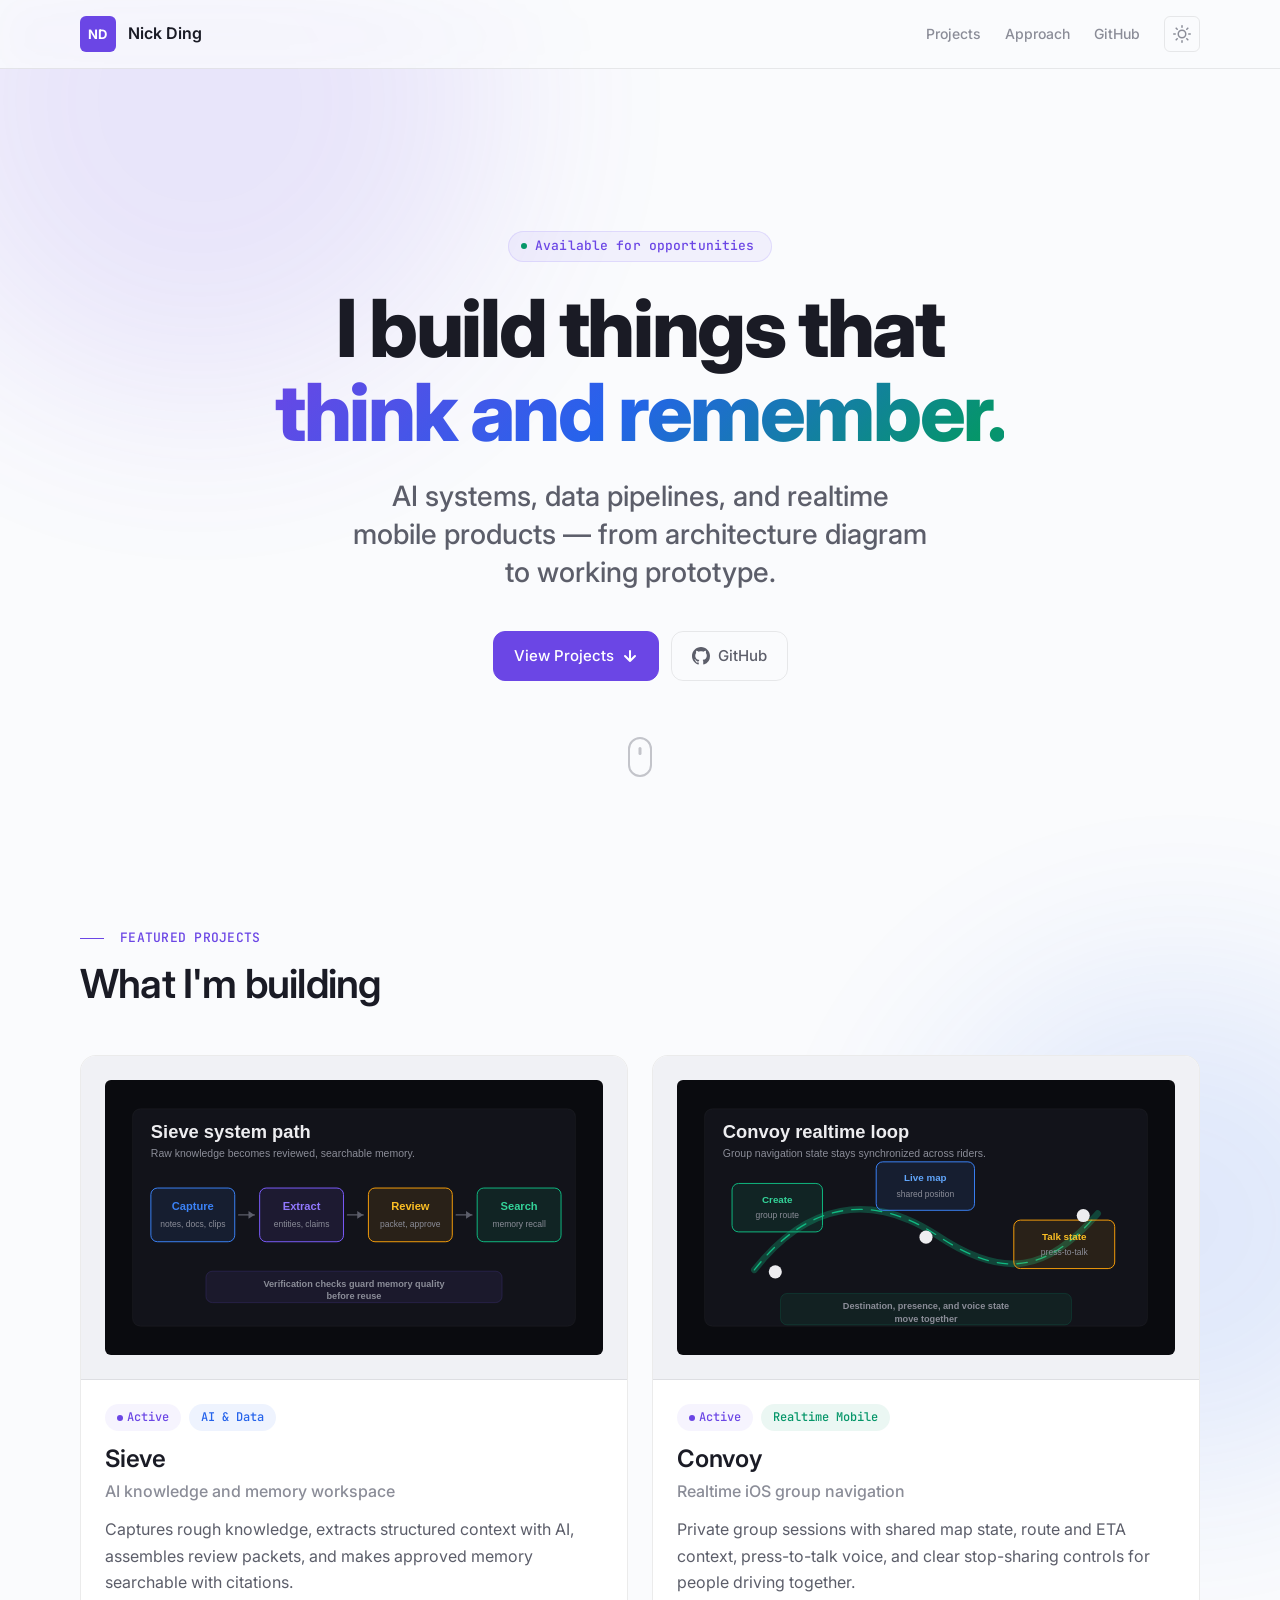
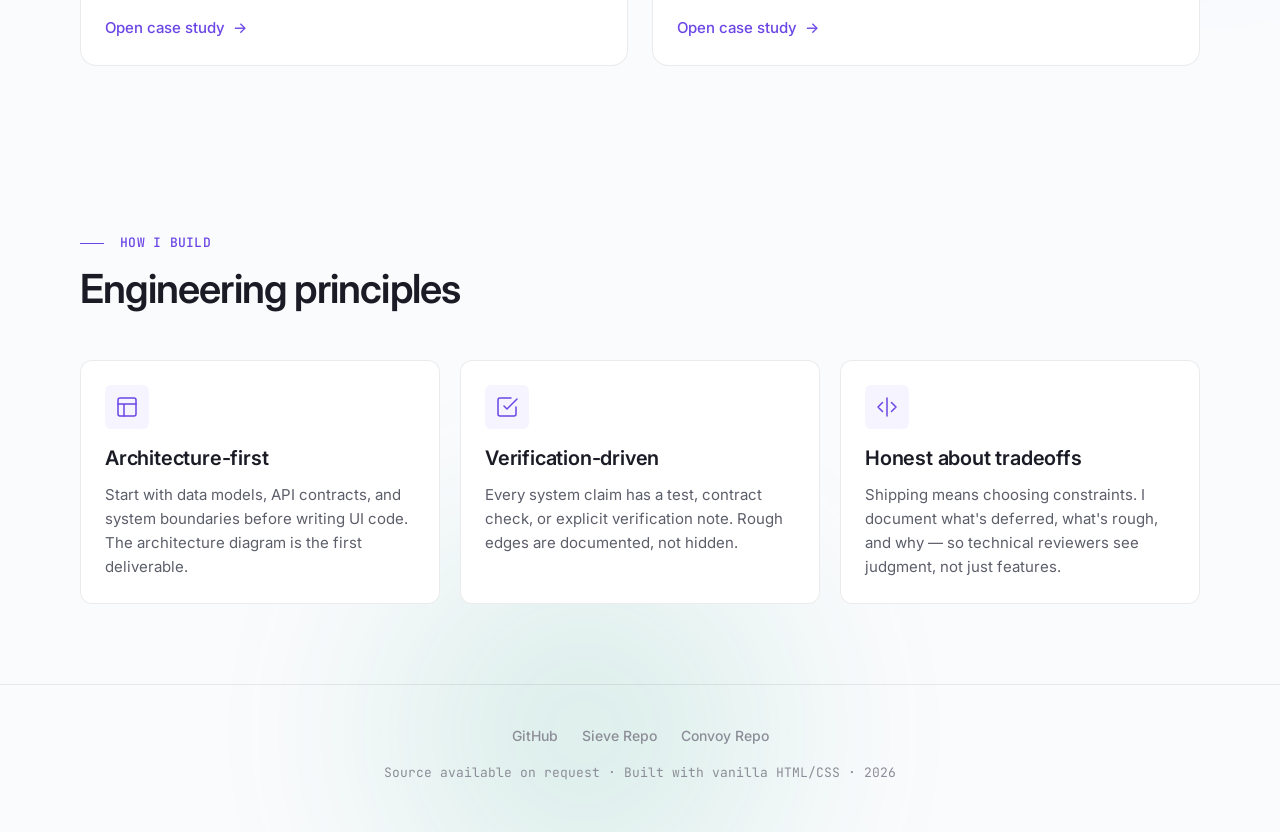
<file: index.html>
<!doctype html>
<html lang="en">
  <head>
    <meta charset="utf-8">
    <meta name="viewport" content="width=device-width, initial-scale=1">
    <title>Nick Ding — AI-native builder</title>
    <meta
      name="description"
      content="Nick Ding builds AI systems that turn messy data into useful memory. Engineering data pipelines, AI extraction workflows, and realtime coordination products."
    >
    <meta name="theme-color" content="#0A0B0F">
    <link rel="icon" href="assets/favicon.svg" type="image/svg+xml">
    <link rel="preconnect" href="https://fonts.googleapis.com">
    <link rel="preconnect" href="https://fonts.gstatic.com" crossorigin>
    <link href="https://fonts.googleapis.com/css2?family=Inter:wght@400;500;600;700;800&family=JetBrains+Mono:wght@400;500&display=swap" rel="stylesheet">
    <link rel="stylesheet" href="assets/styles.css">
    <!-- Prevent flash of unstyled theme -->
    <script>
      (function(){
        var t = localStorage.getItem('nd-theme');
        if (!t) t = window.matchMedia('(prefers-color-scheme: light)').matches ? 'light' : 'dark';
        document.documentElement.setAttribute('data-theme', t);
      })();
    </script>
  </head>
  <body>
    <!-- Scroll progress bar -->
    <div class="scroll-progress" id="scroll-progress" aria-hidden="true"></div>

    <a class="skip-link" href="#main-content">Skip to Main Content</a>

    <!-- Ambient background -->
    <div class="ambient-bg" aria-hidden="true">
      <div class="ambient-orb ambient-orb-1"></div>
      <div class="ambient-orb ambient-orb-2"></div>
      <div class="ambient-orb ambient-orb-3"></div>
      <div class="grid-overlay"></div>
    </div>

    <header class="site-header" id="site-header">
      <div class="header-inner">
        <a class="brand" href="index.html" aria-label="Nick Ding home">
          <span class="brand-mark">ND</span>
          <span>Nick Ding</span>
        </a>
        <nav class="site-nav" aria-label="Primary">
          <a href="#projects">Projects</a>
          <a href="#approach">Approach</a>
          <a href="https://github.com/StickKB" target="_blank" rel="noopener">GitHub</a>
          <button class="theme-toggle" id="theme-toggle" type="button" aria-label="Toggle dark/light mode">
            <svg class="icon-moon" xmlns="http://www.w3.org/2000/svg" viewBox="0 0 24 24" fill="none" stroke="currentColor" stroke-width="2" stroke-linecap="round" stroke-linejoin="round"><path d="M21 12.79A9 9 0 1 1 11.21 3 7 7 0 0 0 21 12.79z"/></svg>
            <svg class="icon-sun" xmlns="http://www.w3.org/2000/svg" viewBox="0 0 24 24" fill="none" stroke="currentColor" stroke-width="2" stroke-linecap="round" stroke-linejoin="round"><circle cx="12" cy="12" r="5"/><line x1="12" y1="1" x2="12" y2="3"/><line x1="12" y1="21" x2="12" y2="23"/><line x1="4.22" y1="4.22" x2="5.64" y2="5.64"/><line x1="18.36" y1="18.36" x2="19.78" y2="19.78"/><line x1="1" y1="12" x2="3" y2="12"/><line x1="21" y1="12" x2="23" y2="12"/><line x1="4.22" y1="19.78" x2="5.64" y2="18.36"/><line x1="18.36" y1="5.64" x2="19.78" y2="4.22"/></svg>
          </button>
        </nav>
      </div>
    </header>

    <main id="main-content">
      <section class="hero container" aria-labelledby="hero-title">
        <p class="hero-badge reveal">
          <span class="hero-badge-dot"></span>
          Available for opportunities
        </p>
        <h1 id="hero-title" class="reveal reveal-delay-1">
          <span class="hero-line">I build things that</span>
          <span class="hero-line"><span class="gradient-text animated-gradient">think and remember.</span></span>
        </h1>
        <p class="tagline reveal reveal-delay-2">
          AI systems, data pipelines, and realtime mobile products — from architecture diagram to working prototype.
        </p>
        <div class="hero-actions reveal reveal-delay-3">
          <a class="btn btn-primary btn-glow" href="#projects">
            <span>View Projects</span>
            <svg width="16" height="16" viewBox="0 0 16 16" fill="none" aria-hidden="true"><path d="M8 3v10M3 8l5 5 5-5" stroke="currentColor" stroke-width="2" stroke-linecap="round" stroke-linejoin="round"/></svg>
          </a>
          <a class="btn btn-ghost" href="https://github.com/StickKB" target="_blank" rel="noopener">
            <svg width="18" height="18" viewBox="0 0 24 24" fill="currentColor" aria-hidden="true"><path d="M12 0C5.37 0 0 5.37 0 12c0 5.31 3.435 9.795 8.205 11.385.6.105.825-.255.825-.57 0-.285-.015-1.23-.015-2.235-3.015.555-3.795-.735-4.035-1.41-.135-.345-.72-1.41-1.23-1.695-.42-.225-1.02-.78-.015-.795.945-.015 1.62.87 1.845 1.23 1.08 1.815 2.805 1.305 3.495.99.105-.78.42-1.305.765-1.605-2.67-.3-5.46-1.335-5.46-5.925 0-1.305.465-2.385 1.23-3.225-.12-.3-.54-1.53.12-3.18 0 0 1.005-.315 3.3 1.23.96-.27 1.98-.405 3-.405s2.04.135 3 .405c2.295-1.56 3.3-1.23 3.3-1.23.66 1.65.24 2.88.12 3.18.765.84 1.23 1.905 1.23 3.225 0 4.605-2.805 5.625-5.475 5.925.435.375.81 1.095.81 2.22 0 1.605-.015 2.895-.015 3.3 0 .315.225.69.825.57A12.02 12.02 0 0024 12c0-6.63-5.37-12-12-12z"/></svg>
            <span>GitHub</span>
          </a>
        </div>

        <div class="hero-scroll-hint reveal reveal-delay-3" aria-hidden="true">
          <div class="scroll-mouse">
            <div class="scroll-wheel"></div>
          </div>
        </div>
      </section>

      <section id="projects" class="section container" aria-labelledby="projects-title">
        <div class="section-header reveal">
          <p class="eyebrow"><span class="eyebrow-line"></span>Featured Projects</p>
          <h2 id="projects-title">What I'm building</h2>
        </div>

        <div class="project-grid">
          <article class="project-card reveal reveal-delay-1" data-project="sieve" data-tilt>
            <div class="card-spotlight" aria-hidden="true"></div>
            <div class="project-media">
              <img src="assets/sieve-system.svg" width="760" height="420" loading="lazy" alt="Sieve system diagram showing capture, extraction, review, and search workflow.">
            </div>
            <div class="project-body">
              <div class="project-meta">
                <span class="tag tag-active"><span class="tag-dot" aria-hidden="true"></span>Active</span>
                <span class="tag tag-sieve">AI & Data</span>
              </div>
              <h3 class="project-title">Sieve</h3>
              <p class="project-subtitle">AI knowledge and memory workspace</p>
              <p class="project-desc">
                Captures rough knowledge, extracts structured context with AI,
                assembles review packets, and makes approved memory searchable
                with citations.
              </p>
              <a class="project-link" href="projects/sieve.html">
                Open case study <span class="arrow" aria-hidden="true">→</span>
              </a>
            </div>
          </article>

          <article class="project-card reveal reveal-delay-2" data-project="convoy" data-tilt>
            <div class="card-spotlight" aria-hidden="true"></div>
            <div class="project-media">
              <img src="assets/convoy-system.svg" width="760" height="420" loading="lazy" alt="Convoy system diagram showing group navigation, realtime map state, and voice coordination.">
            </div>
            <div class="project-body">
              <div class="project-meta">
                <span class="tag tag-active"><span class="tag-dot" aria-hidden="true"></span>Active</span>
                <span class="tag tag-convoy">Realtime Mobile</span>
              </div>
              <h3 class="project-title">Convoy</h3>
              <p class="project-subtitle">Realtime iOS group navigation</p>
              <p class="project-desc">
                Private group sessions with shared map state, route and ETA
                context, press-to-talk voice, and clear stop-sharing controls
                for people driving together.
              </p>
              <a class="project-link" href="projects/convoy.html">
                Open case study <span class="arrow" aria-hidden="true">→</span>
              </a>
            </div>
          </article>
        </div>
      </section>

      <section id="approach" class="section container" aria-labelledby="approach-title">
        <div class="section-header reveal">
          <p class="eyebrow"><span class="eyebrow-line"></span>How I Build</p>
          <h2 id="approach-title">Engineering principles</h2>
        </div>

        <div class="approach-grid">
          <article class="approach-card reveal reveal-delay-1" data-tilt>
            <div class="approach-icon" aria-hidden="true">
              <svg width="24" height="24" viewBox="0 0 24 24" fill="none" stroke="currentColor" stroke-width="1.5" stroke-linecap="round" stroke-linejoin="round"><rect x="3" y="3" width="18" height="18" rx="2"/><path d="M3 9h18M9 21V9"/></svg>
            </div>
            <h3>Architecture-first</h3>
            <p>
              Start with data models, API contracts, and system boundaries before
              writing UI code. The architecture diagram is the first deliverable.
            </p>
          </article>
          <article class="approach-card reveal reveal-delay-2" data-tilt>
            <div class="approach-icon" aria-hidden="true">
              <svg width="24" height="24" viewBox="0 0 24 24" fill="none" stroke="currentColor" stroke-width="1.5" stroke-linecap="round" stroke-linejoin="round"><path d="M9 11l3 3L22 4"/><path d="M21 12v7a2 2 0 01-2 2H5a2 2 0 01-2-2V5a2 2 0 012-2h11"/></svg>
            </div>
            <h3>Verification-driven</h3>
            <p>
              Every system claim has a test, contract check, or explicit
              verification note. Rough edges are documented, not hidden.
            </p>
          </article>
          <article class="approach-card reveal reveal-delay-3" data-tilt>
            <div class="approach-icon" aria-hidden="true">
              <svg width="24" height="24" viewBox="0 0 24 24" fill="none" stroke="currentColor" stroke-width="1.5" stroke-linecap="round" stroke-linejoin="round"><path d="M12 3v18M3 12l4.5-4.5M3 12l4.5 4.5M21 12l-4.5-4.5M21 12l-4.5 4.5"/></svg>
            </div>
            <h3>Honest about tradeoffs</h3>
            <p>
              Shipping means choosing constraints. I document what's deferred,
              what's rough, and why — so technical reviewers see judgment,
              not just features.
            </p>
          </article>
        </div>
      </section>
    </main>

    <footer class="site-footer">
      <div class="footer-inner">
        <div class="footer-links">
          <a href="https://github.com/StickKB" target="_blank" rel="noopener">GitHub</a>
          <a href="https://github.com/StickKB/sieve-readme" target="_blank" rel="noopener">Sieve Repo</a>
          <a href="https://github.com/StickKB/convoy-readme" target="_blank" rel="noopener">Convoy Repo</a>
        </div>
        <p class="footer-meta">Source available on request · Built with vanilla HTML/CSS · <span data-year></span></p>
      </div>
    </footer>

    <script src="assets/site.js"></script>
  </body>
</html>
</file>
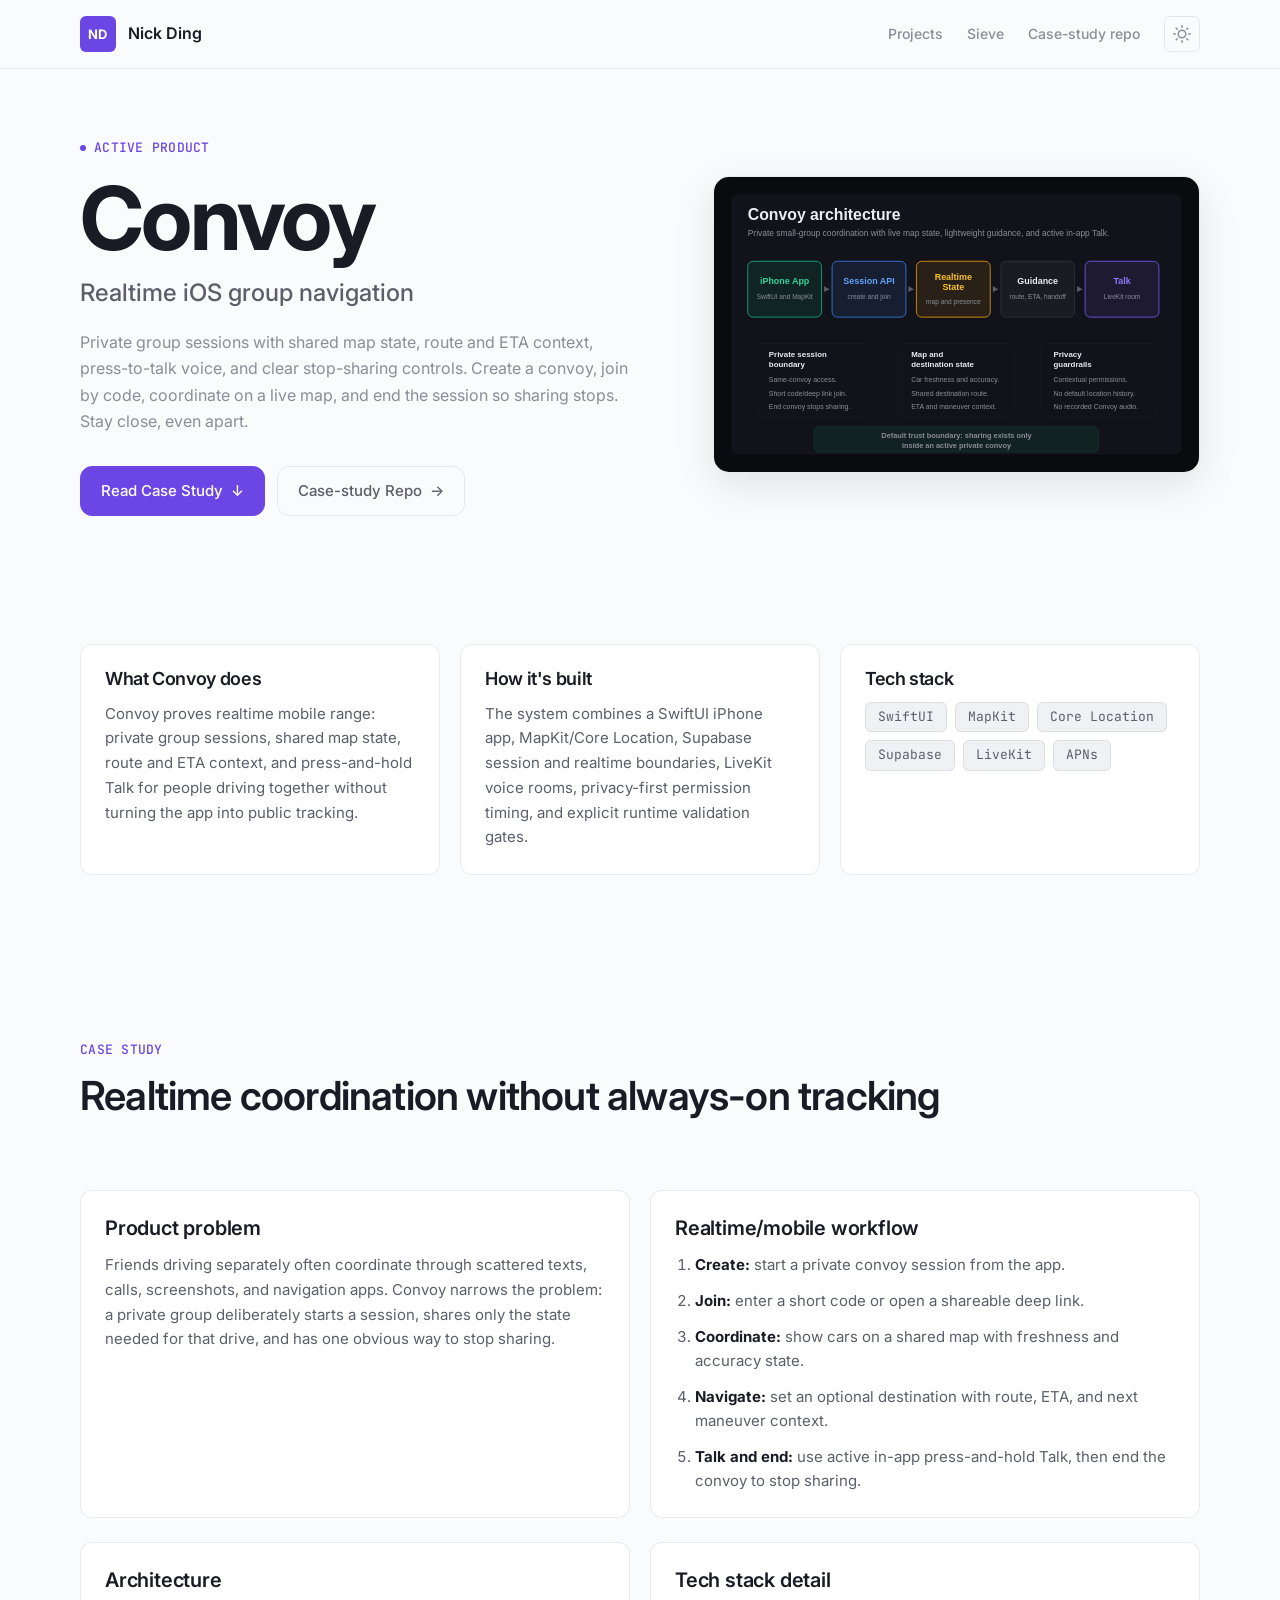
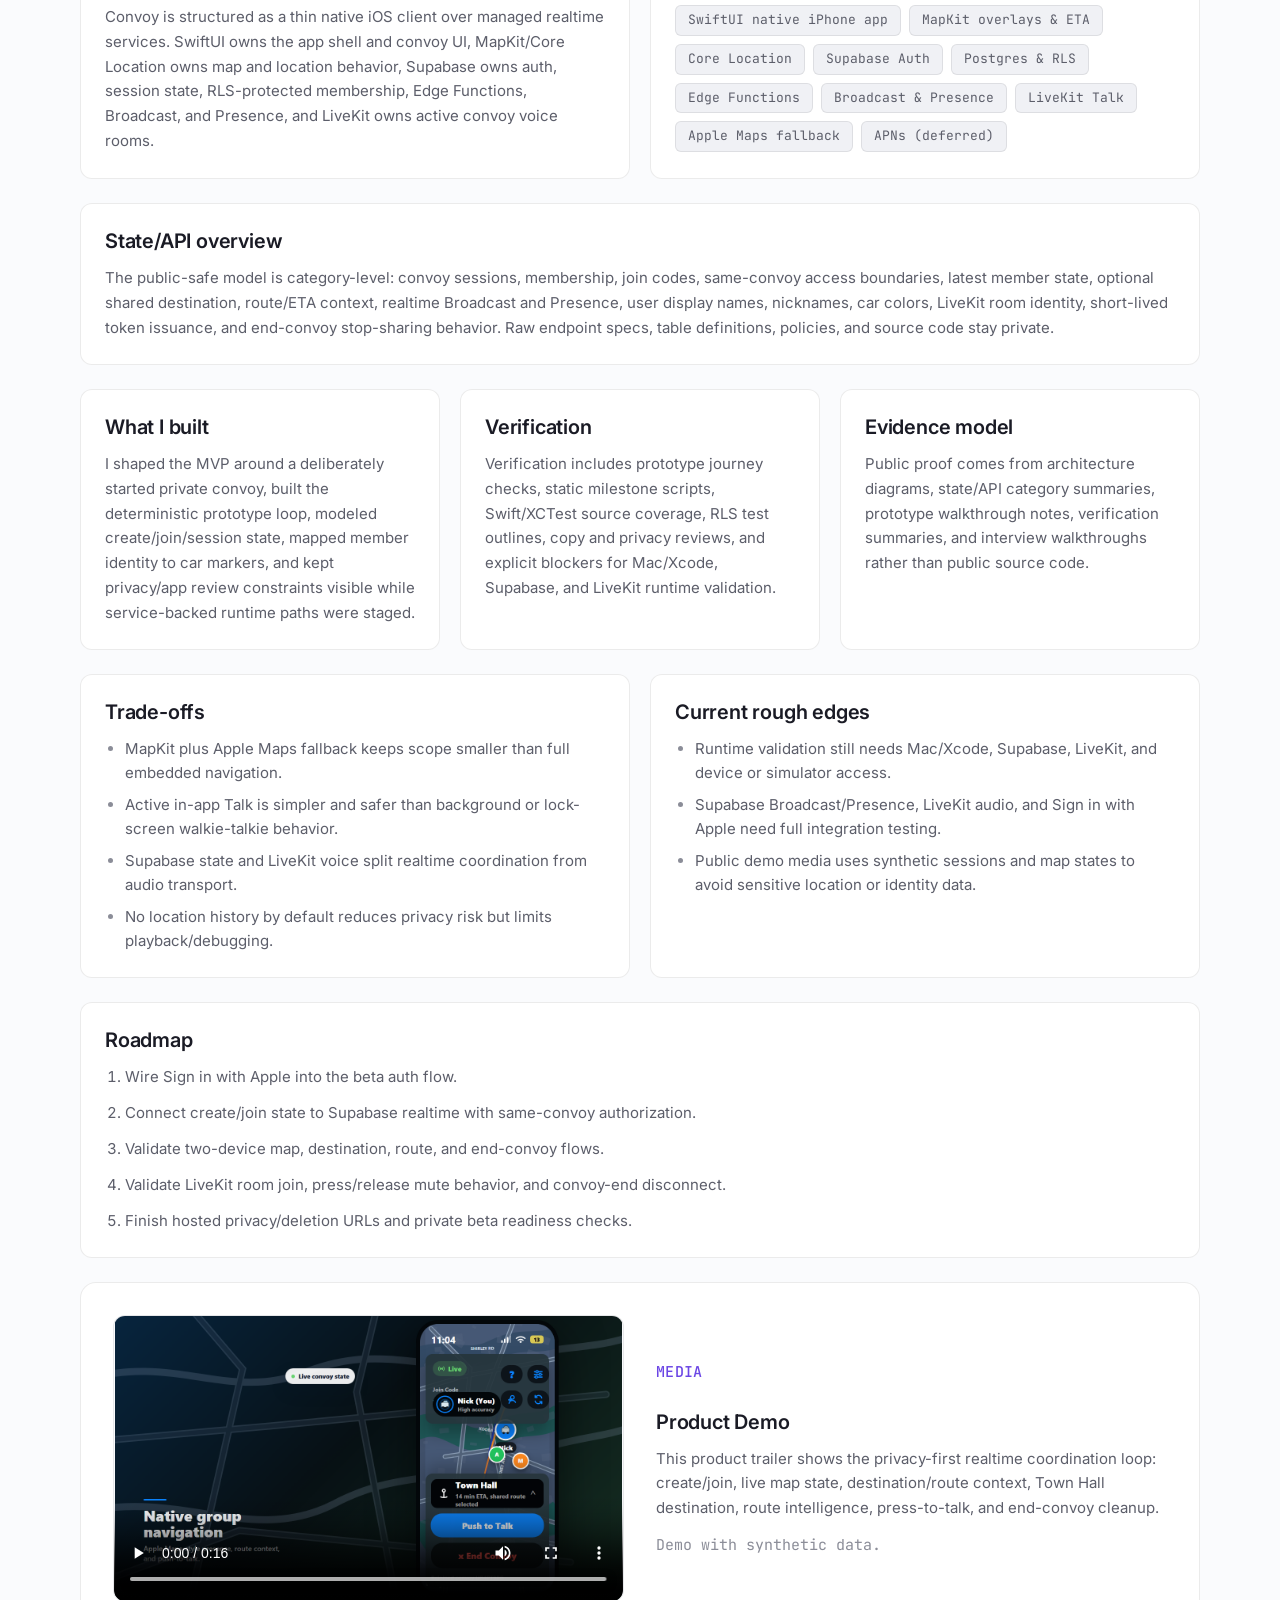
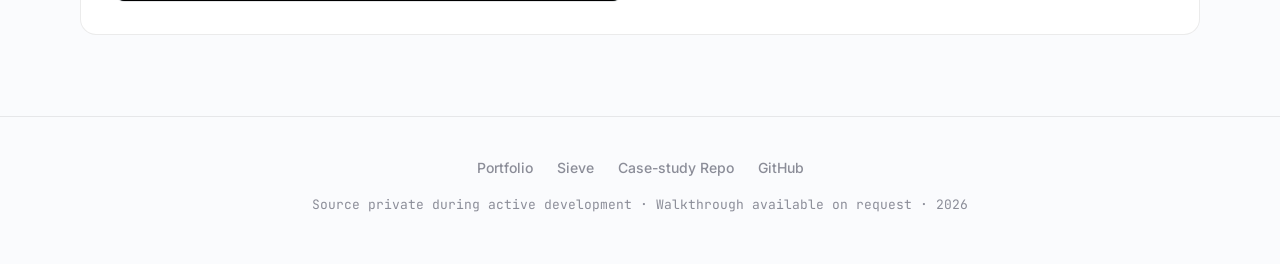
<file: projects/convoy.html>
<!doctype html>
<html lang="en">
  <head>
    <meta charset="utf-8">
    <meta name="viewport" content="width=device-width, initial-scale=1">
    <title>Convoy | Nick Ding</title>
    <meta
      name="description"
      content="Convoy case study: a realtime iOS group navigation app by Nick Ding."
    >
    <meta name="theme-color" content="#0A0B0F">
    <link rel="icon" href="../assets/favicon.svg" type="image/svg+xml">
    <link rel="preconnect" href="https://fonts.googleapis.com">
    <link rel="preconnect" href="https://fonts.gstatic.com" crossorigin>
    <link href="https://fonts.googleapis.com/css2?family=Inter:wght@400;500;600;700&family=JetBrains+Mono:wght@400;500&display=swap" rel="stylesheet">
    <link rel="stylesheet" href="../assets/styles.css">
  </head>
  <body>
    <a class="skip-link" href="#main-content">Skip to Main Content</a>

    <header class="site-header" id="site-header">
      <div class="header-inner">
        <a class="brand" href="../index.html" aria-label="Nick Ding home">
          <span class="brand-mark">ND</span>
          <span>Nick Ding</span>
        </a>
        <nav class="site-nav" aria-label="Primary">
          <a href="../index.html#projects">Projects</a>
          <a href="sieve.html">Sieve</a>
          <a href="https://github.com/StickKB/convoy-readme" target="_blank" rel="noopener">Case-study repo</a>
          <button class="theme-toggle" id="theme-toggle" type="button" aria-label="Toggle dark/light mode">
            <svg class="icon-moon" xmlns="http://www.w3.org/2000/svg" viewBox="0 0 24 24" fill="none" stroke="currentColor" stroke-width="2" stroke-linecap="round" stroke-linejoin="round"><path d="M21 12.79A9 9 0 1 1 11.21 3 7 7 0 0 0 21 12.79z"/></svg>
            <svg class="icon-sun" xmlns="http://www.w3.org/2000/svg" viewBox="0 0 24 24" fill="none" stroke="currentColor" stroke-width="2" stroke-linecap="round" stroke-linejoin="round"><circle cx="12" cy="12" r="5"/><line x1="12" y1="1" x2="12" y2="3"/><line x1="12" y1="21" x2="12" y2="23"/><line x1="4.22" y1="4.22" x2="5.64" y2="5.64"/><line x1="18.36" y1="18.36" x2="19.78" y2="19.78"/><line x1="1" y1="12" x2="3" y2="12"/><line x1="21" y1="12" x2="23" y2="12"/><line x1="4.22" y1="19.78" x2="5.64" y2="18.36"/><line x1="18.36" y1="5.64" x2="19.78" y2="4.22"/></svg>
          </button>
        </nav>
      </div>
    </header>

    <main id="main-content">
      <section class="project-hero container" aria-labelledby="hero-title">
        <div class="project-hero-content">
          <p class="eyebrow"><span class="tag-dot" aria-hidden="true"></span> Active product</p>
          <h1 id="hero-title" class="reveal">Convoy</h1>
          <p class="positioning reveal reveal-delay-1">Realtime iOS group navigation</p>
          <p class="summary reveal reveal-delay-2">
            Private group sessions with shared map state, route and ETA
            context, press-to-talk voice, and clear stop-sharing controls.
            Create a convoy, join by code, coordinate on a live map, and end
            the session so sharing stops. Stay close, even apart.
          </p>
          <div class="project-hero-actions reveal reveal-delay-3">
            <a class="btn btn-primary" href="#technical-depth">
              Read Case Study <span class="arrow" aria-hidden="true">↓</span>
            </a>
            <a class="btn btn-ghost" href="https://github.com/StickKB/convoy-readme" target="_blank" rel="noopener">
              Case-study Repo <span class="arrow" aria-hidden="true">→</span>
            </a>
          </div>
        </div>
        <img class="hero-diagram" src="../assets/convoy-architecture.svg" width="920" height="560" fetchpriority="high" alt="Convoy architecture diagram showing iPhone client, session backend, realtime state, MapKit guidance, LiveKit Talk, and privacy guardrails.">
      </section>

      <section class="section container detail-grid" aria-label="Convoy overview">
        <article class="detail-card reveal">
          <h2>What Convoy does</h2>
          <p>
            Convoy proves realtime mobile range: private group sessions, shared map
            state, route and ETA context, and press-and-hold Talk for people driving
            together without turning the app into public tracking.
          </p>
        </article>
        <article class="detail-card reveal reveal-delay-1">
          <h2>How it's built</h2>
          <p>
            The system combines a SwiftUI iPhone app, MapKit/Core Location,
            Supabase session and realtime boundaries, LiveKit voice rooms,
            privacy-first permission timing, and explicit runtime validation gates.
          </p>
        </article>
        <article class="detail-card reveal reveal-delay-2">
          <h2>Tech stack</h2>
          <div class="tech-tags">
            <span class="tech-tag">SwiftUI</span>
            <span class="tech-tag">MapKit</span>
            <span class="tech-tag">Core Location</span>
            <span class="tech-tag">Supabase</span>
            <span class="tech-tag">LiveKit</span>
            <span class="tech-tag">APNs</span>
          </div>
        </article>
      </section>

      <section id="technical-depth" class="section container case-study" aria-labelledby="depth-title">
        <div class="section-header reveal">
          <p class="eyebrow">Case Study</p>
          <h2 id="depth-title">Realtime coordination without always-on tracking</h2>
        </div>

        <div class="case-grid two-col">
          <article class="case-panel reveal">
            <h3>Product problem</h3>
            <p>
              Friends driving separately often coordinate through scattered texts,
              calls, screenshots, and navigation apps. Convoy narrows the problem:
              a private group deliberately starts a session, shares only the state
              needed for that drive, and has one obvious way to stop sharing.
            </p>
          </article>

          <article class="case-panel reveal reveal-delay-1">
            <h3>Realtime/mobile workflow</h3>
            <ol class="step-list">
              <li><strong>Create:</strong> start a private convoy session from the app.</li>
              <li><strong>Join:</strong> enter a short code or open a shareable deep link.</li>
              <li><strong>Coordinate:</strong> show cars on a shared map with freshness and accuracy state.</li>
              <li><strong>Navigate:</strong> set an optional destination with route, ETA, and next maneuver context.</li>
              <li><strong>Talk and end:</strong> use active in-app press-and-hold Talk, then end the convoy to stop sharing.</li>
            </ol>
          </article>
        </div>

        <div class="case-grid two-col">
          <article class="case-panel reveal">
            <h3>Architecture</h3>
            <p>
              Convoy is structured as a thin native iOS client over managed realtime
              services. SwiftUI owns the app shell and convoy UI, MapKit/Core
              Location owns map and location behavior, Supabase owns auth, session
              state, RLS-protected membership, Edge Functions, Broadcast, and
              Presence, and LiveKit owns active convoy voice rooms.
            </p>
          </article>

          <article class="case-panel reveal reveal-delay-1">
            <h3>Tech stack detail</h3>
            <div class="tech-tags">
              <span class="tech-tag">SwiftUI native iPhone app</span>
              <span class="tech-tag">MapKit overlays &amp; ETA</span>
              <span class="tech-tag">Core Location</span>
              <span class="tech-tag">Supabase Auth</span>
              <span class="tech-tag">Postgres &amp; RLS</span>
              <span class="tech-tag">Edge Functions</span>
              <span class="tech-tag">Broadcast &amp; Presence</span>
              <span class="tech-tag">LiveKit Talk</span>
              <span class="tech-tag">Apple Maps fallback</span>
              <span class="tech-tag">APNs (deferred)</span>
            </div>
          </article>
        </div>

        <article class="case-panel wide reveal">
          <h3>State/API overview</h3>
          <p>
            The public-safe model is category-level: convoy sessions, membership,
            join codes, same-convoy access boundaries, latest member state, optional
            shared destination, route/ETA context, realtime Broadcast and Presence,
            user display names, nicknames, car colors, LiveKit room identity,
            short-lived token issuance, and end-convoy stop-sharing behavior. Raw
            endpoint specs, table definitions, policies, and source code stay private.
          </p>
        </article>

        <div class="case-grid three-col">
          <article class="case-panel reveal">
            <h3>What I built</h3>
            <p>
              I shaped the MVP around a deliberately started private convoy, built
              the deterministic prototype loop, modeled create/join/session state,
              mapped member identity to car markers, and kept privacy/app review
              constraints visible while service-backed runtime paths were staged.
            </p>
          </article>

          <article class="case-panel reveal reveal-delay-1">
            <h3>Verification</h3>
            <p>
              Verification includes prototype journey checks, static milestone
              scripts, Swift/XCTest source coverage, RLS test outlines, copy and
              privacy reviews, and explicit blockers for Mac/Xcode, Supabase, and
              LiveKit runtime validation.
            </p>
          </article>

          <article class="case-panel reveal reveal-delay-2">
            <h3>Evidence model</h3>
            <p>
              Public proof comes from architecture diagrams, state/API category
              summaries, prototype walkthrough notes, verification summaries, and
              interview walkthroughs rather than public source code.
            </p>
          </article>
        </div>

        <div class="case-grid two-col">
          <article class="case-panel reveal">
            <h3>Trade-offs</h3>
            <ul class="styled-list">
              <li>MapKit plus Apple Maps fallback keeps scope smaller than full embedded navigation.</li>
              <li>Active in-app Talk is simpler and safer than background or lock-screen walkie-talkie behavior.</li>
              <li>Supabase state and LiveKit voice split realtime coordination from audio transport.</li>
              <li>No location history by default reduces privacy risk but limits playback/debugging.</li>
            </ul>
          </article>

          <article class="case-panel reveal reveal-delay-1">
            <h3>Current rough edges</h3>
            <ul class="styled-list">
              <li>Runtime validation still needs Mac/Xcode, Supabase, LiveKit, and device or simulator access.</li>
              <li>Supabase Broadcast/Presence, LiveKit audio, and Sign in with Apple need full integration testing.</li>
              <li>Public demo media uses synthetic sessions and map states to avoid sensitive location or identity data.</li>
            </ul>
          </article>
        </div>

        <article class="case-panel wide reveal">
          <h3>Roadmap</h3>
          <ol class="step-list">
            <li>Wire Sign in with Apple into the beta auth flow.</li>
            <li>Connect create/join state to Supabase realtime with same-convoy authorization.</li>
            <li>Validate two-device map, destination, route, and end-convoy flows.</li>
            <li>Validate LiveKit room join, press/release mute behavior, and convoy-end disconnect.</li>
            <li>Finish hosted privacy/deletion URLs and private beta readiness checks.</li>
          </ol>
        </article>

        <article class="media-reel reveal" aria-labelledby="convoy-media-title">
          <video controls preload="metadata" poster="../assets/media/convoy-demo-poster.png" aria-label="Convoy product demo showing privacy-first realtime coordination with MapKit-native presence, route intelligence, and press-to-talk comms.">
            <source src="../assets/media/convoy-demo-reel.webm" type="video/webm">
            <source src="../assets/media/convoy-demo-reel.mp4" type="video/mp4">
            Your browser does not support embedded video.
          </video>
          <div class="media-reel-content">
            <p class="eyebrow">Media</p>
            <h3 id="convoy-media-title">Product Demo</h3>
            <p>
              This product trailer shows the privacy-first realtime coordination
              loop: create/join, live map state, destination/route context,
              Town Hall destination, route intelligence, press-to-talk, and
              end-convoy cleanup.
            </p>
            <p class="media-note">
              Demo with synthetic data.
            </p>
          </div>
        </article>
      </section>
    </main>

    <footer class="site-footer">
      <div class="footer-inner">
        <div class="footer-links">
          <a href="../index.html">Portfolio</a>
          <a href="sieve.html">Sieve</a>
          <a href="https://github.com/StickKB/convoy-readme" target="_blank" rel="noopener">Case-study Repo</a>
          <a href="https://github.com/StickKB" target="_blank" rel="noopener">GitHub</a>
        </div>
        <p class="footer-meta">Source private during active development · Walkthrough available on request · <span data-year></span></p>
      </div>
    </footer>

    <script src="../assets/site.js"></script>
  </body>
</html>
</file>
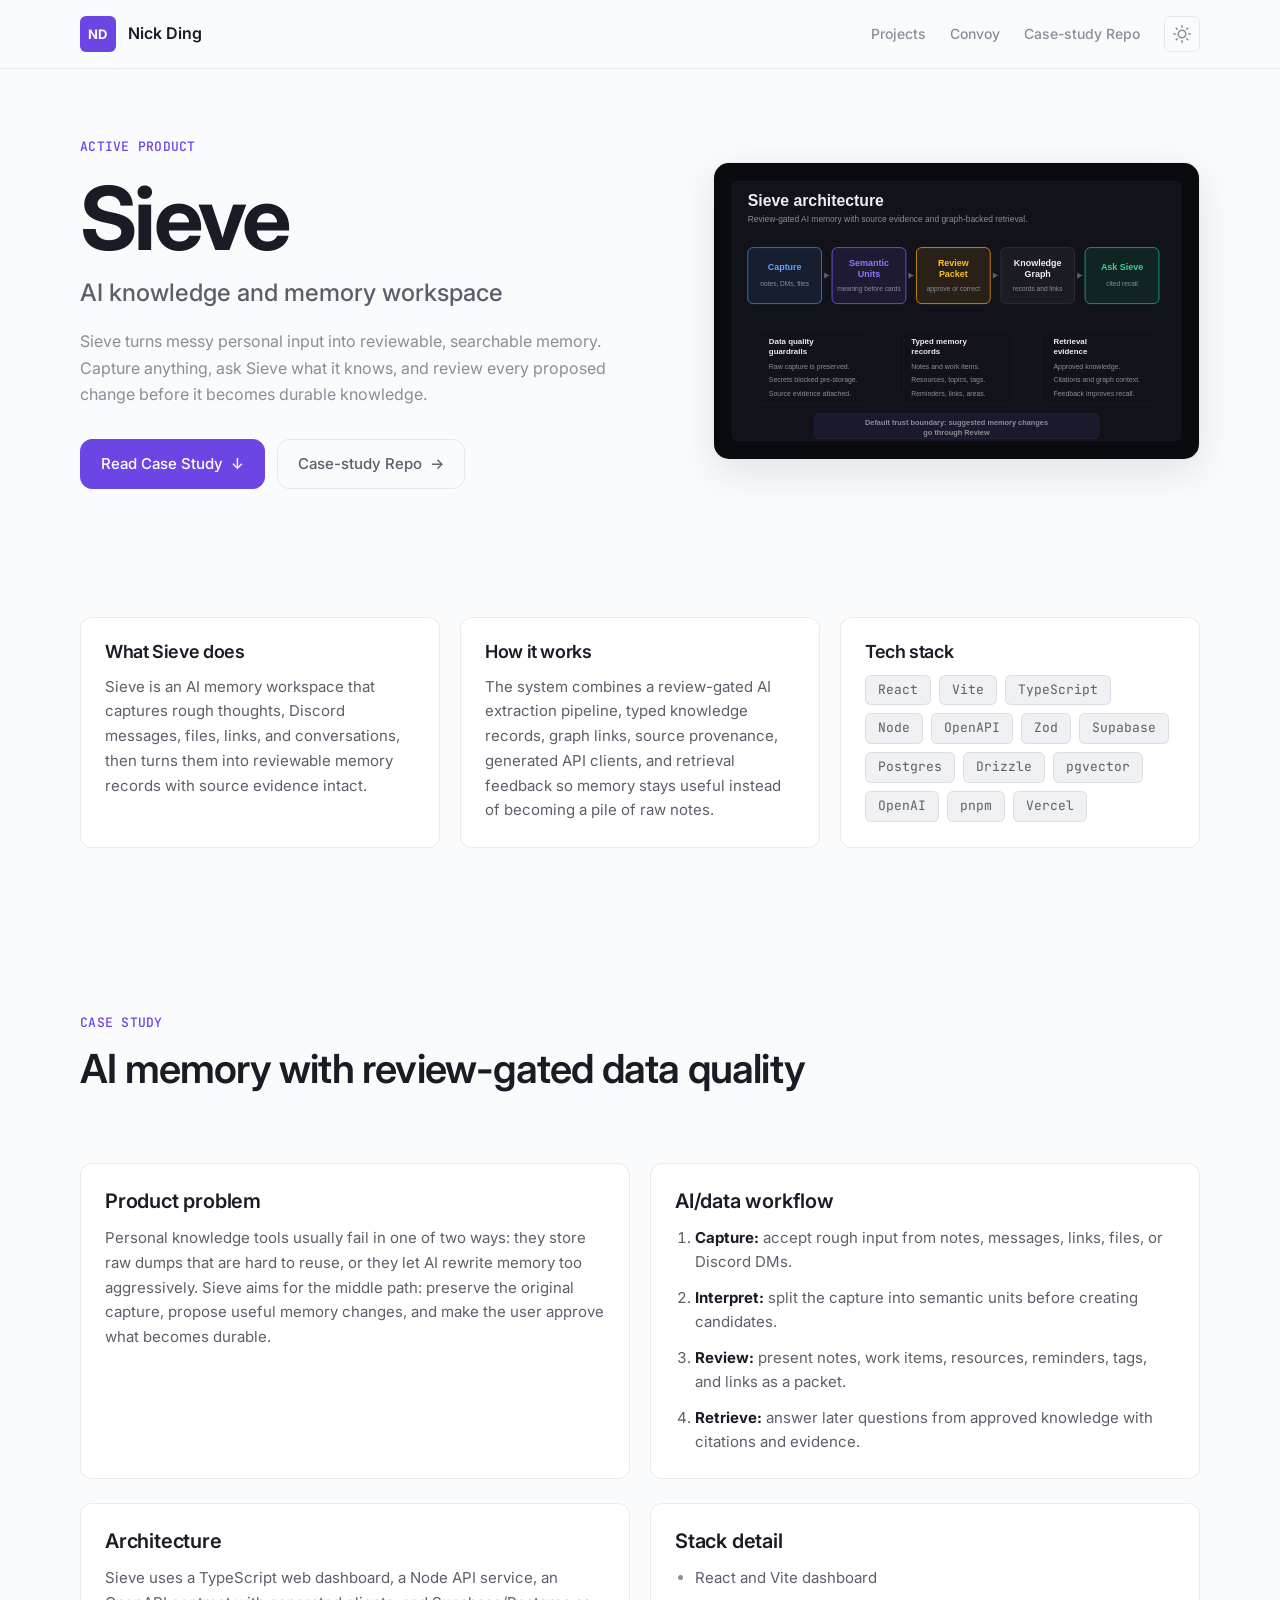
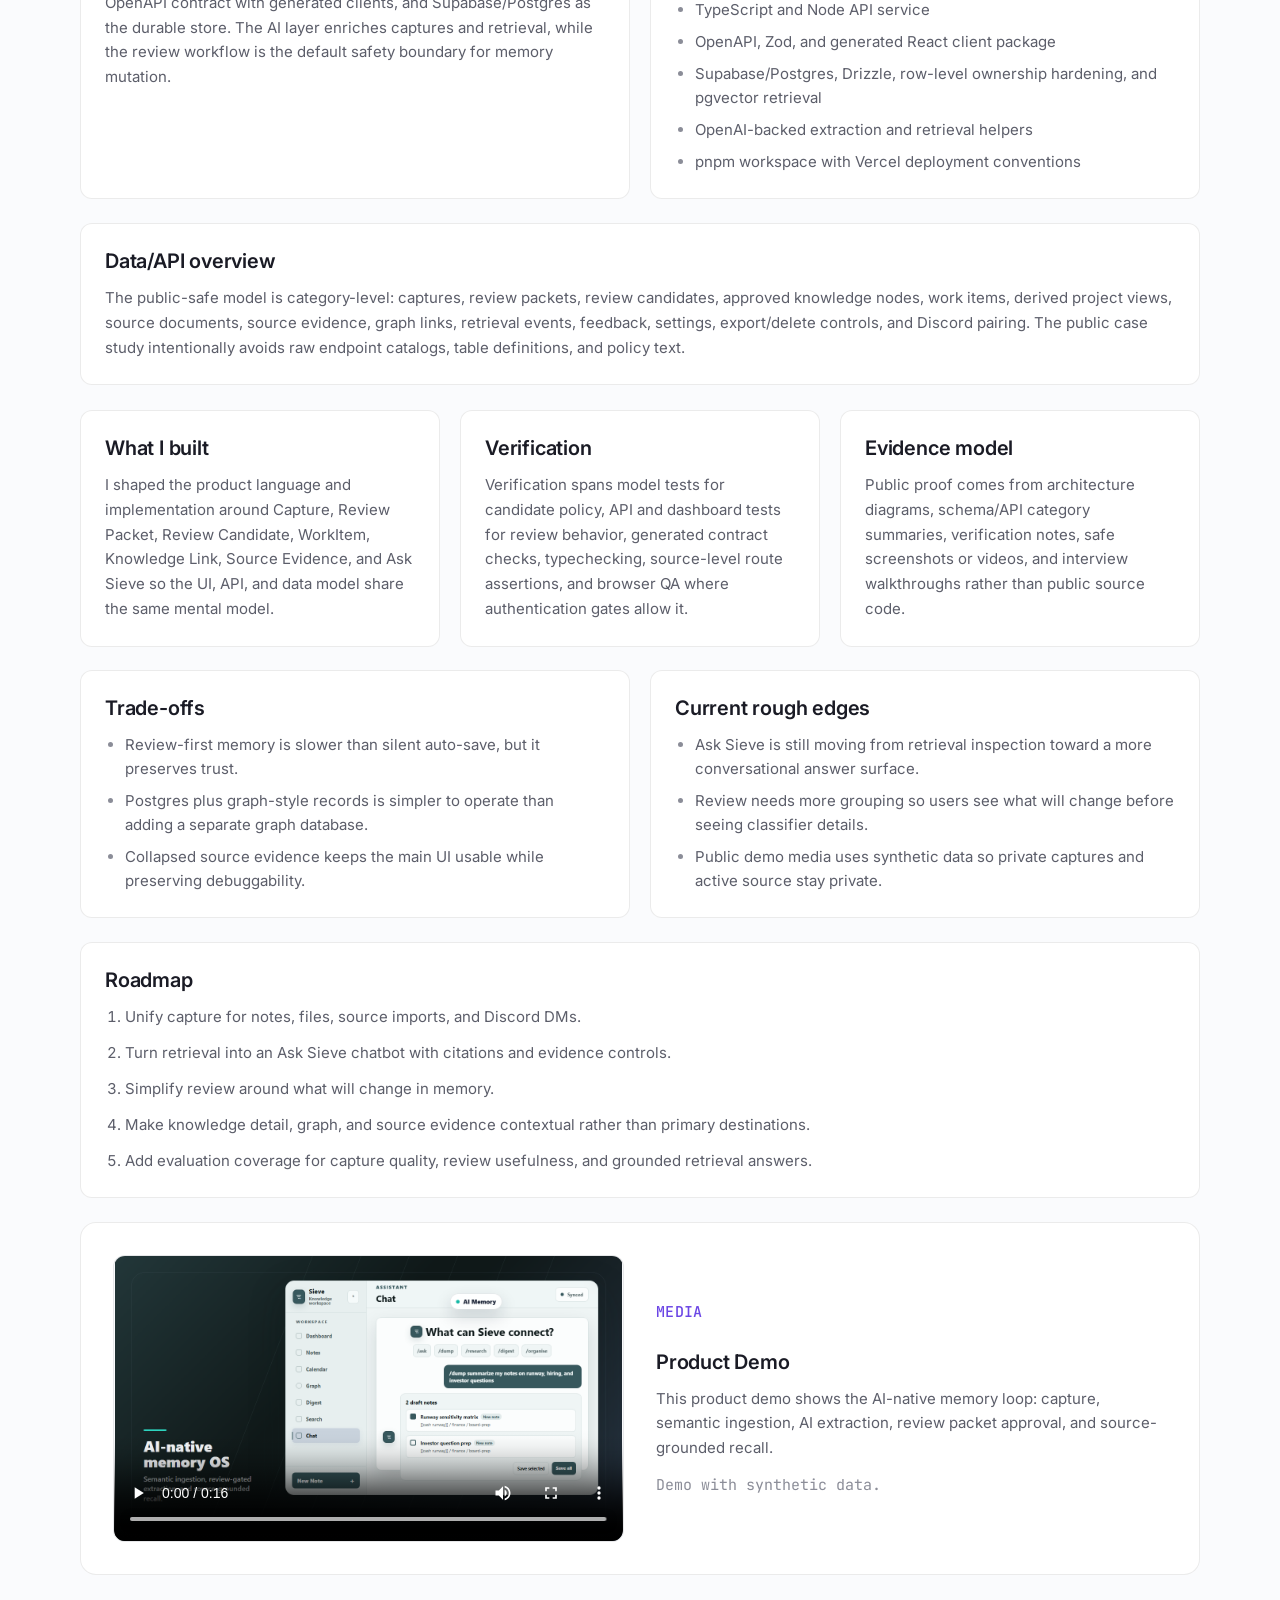
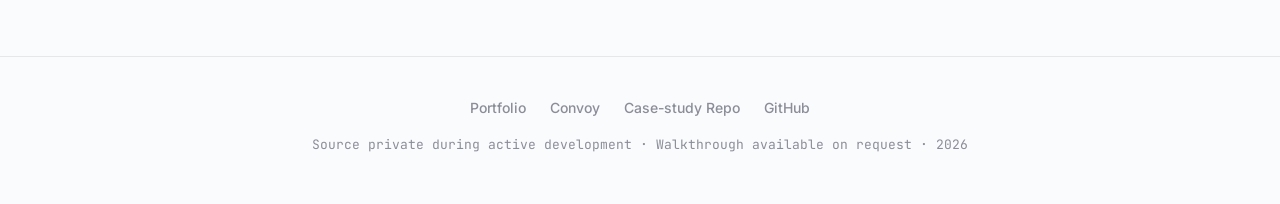
<file: projects/sieve.html>
<!doctype html>
<html lang="en">
  <head>
    <meta charset="utf-8">
    <meta name="viewport" content="width=device-width, initial-scale=1">
    <title>Sieve | Nick Ding</title>
    <meta
      name="description"
      content="Sieve case study: an AI knowledge and memory workspace by Nick Ding."
    >
    <meta name="theme-color" content="#0A0B0F">
    <link rel="icon" href="../assets/favicon.svg" type="image/svg+xml">
    <link rel="preconnect" href="https://fonts.googleapis.com">
    <link rel="preconnect" href="https://fonts.gstatic.com" crossorigin>
    <link href="https://fonts.googleapis.com/css2?family=Inter:wght@400;500;600;700&family=JetBrains+Mono:wght@400;500&display=swap" rel="stylesheet">
    <link rel="stylesheet" href="../assets/styles.css">
  </head>
  <body>
    <a class="skip-link" href="#main-content">Skip to Main Content</a>

    <header class="site-header" id="site-header">
      <div class="header-inner">
        <a class="brand" href="../index.html" aria-label="Nick Ding home">
          <span class="brand-mark">ND</span>
          <span>Nick Ding</span>
        </a>
        <nav class="site-nav" aria-label="Primary">
          <a href="../index.html#projects">Projects</a>
          <a href="convoy.html">Convoy</a>
          <a href="https://github.com/StickKB/sieve-readme" target="_blank" rel="noopener">Case-study Repo</a>
          <button class="theme-toggle" id="theme-toggle" type="button" aria-label="Toggle dark/light mode">
            <svg class="icon-moon" xmlns="http://www.w3.org/2000/svg" viewBox="0 0 24 24" fill="none" stroke="currentColor" stroke-width="2" stroke-linecap="round" stroke-linejoin="round"><path d="M21 12.79A9 9 0 1 1 11.21 3 7 7 0 0 0 21 12.79z"/></svg>
            <svg class="icon-sun" xmlns="http://www.w3.org/2000/svg" viewBox="0 0 24 24" fill="none" stroke="currentColor" stroke-width="2" stroke-linecap="round" stroke-linejoin="round"><circle cx="12" cy="12" r="5"/><line x1="12" y1="1" x2="12" y2="3"/><line x1="12" y1="21" x2="12" y2="23"/><line x1="4.22" y1="4.22" x2="5.64" y2="5.64"/><line x1="18.36" y1="18.36" x2="19.78" y2="19.78"/><line x1="1" y1="12" x2="3" y2="12"/><line x1="21" y1="12" x2="23" y2="12"/><line x1="4.22" y1="19.78" x2="5.64" y2="18.36"/><line x1="18.36" y1="5.64" x2="19.78" y2="4.22"/></svg>
          </button>
        </nav>
      </div>
    </header>

    <main id="main-content">
      <section class="project-hero container" aria-labelledby="hero-title">
        <div class="project-hero-content">
          <p class="eyebrow">Active Product</p>
          <h1 id="hero-title">Sieve</h1>
          <p class="positioning">AI knowledge and memory workspace</p>
          <p class="summary">
            Sieve turns messy personal input into reviewable, searchable memory.
            Capture anything, ask Sieve what it knows, and review every proposed
            change before it becomes durable knowledge.
          </p>
          <div class="project-hero-actions">
            <a class="btn btn-primary" href="#case-study">
              Read Case Study <span class="arrow" aria-hidden="true">↓</span>
            </a>
            <a class="btn btn-ghost" href="https://github.com/StickKB/sieve-readme" target="_blank" rel="noopener">
              Case-study Repo <span class="arrow" aria-hidden="true">→</span>
            </a>
          </div>
        </div>
        <img class="hero-diagram" src="../assets/sieve-architecture.svg" width="920" height="560" fetchpriority="high" alt="Sieve architecture diagram showing capture, semantic units, review packets, approved knowledge graph, and Ask Sieve retrieval.">
      </section>

      <section class="section container detail-grid reveal" aria-label="Sieve overview">
        <article class="detail-card">
          <h2>What Sieve does</h2>
          <p>
            Sieve is an AI memory workspace that captures rough thoughts, Discord
            messages, files, links, and conversations, then turns them into
            reviewable memory records with source evidence intact.
          </p>
        </article>
        <article class="detail-card">
          <h2>How it works</h2>
          <p>
            The system combines a review-gated AI extraction pipeline, typed
            knowledge records, graph links, source provenance, generated API
            clients, and retrieval feedback so memory stays useful instead of
            becoming a pile of raw notes.
          </p>
        </article>
        <article class="detail-card">
          <h2>Tech stack</h2>
          <div class="tech-tags">
            <span class="tech-tag">React</span>
            <span class="tech-tag">Vite</span>
            <span class="tech-tag">TypeScript</span>
            <span class="tech-tag">Node</span>
            <span class="tech-tag">OpenAPI</span>
            <span class="tech-tag">Zod</span>
            <span class="tech-tag">Supabase</span>
            <span class="tech-tag">Postgres</span>
            <span class="tech-tag">Drizzle</span>
            <span class="tech-tag">pgvector</span>
            <span class="tech-tag">OpenAI</span>
            <span class="tech-tag">pnpm</span>
            <span class="tech-tag">Vercel</span>
          </div>
        </article>
      </section>

      <section id="case-study" class="section container case-study" aria-labelledby="depth-title">
        <div class="section-header reveal">
          <p class="eyebrow">Case Study</p>
          <h2 id="depth-title">AI memory with review-gated data quality</h2>
        </div>

        <div class="case-grid two-col">
          <article class="case-panel reveal reveal-delay-1">
            <h3>Product problem</h3>
            <p>
              Personal knowledge tools usually fail in one of two ways: they store
              raw dumps that are hard to reuse, or they let AI rewrite memory too
              aggressively. Sieve aims for the middle path: preserve the original
              capture, propose useful memory changes, and make the user approve what
              becomes durable.
            </p>
          </article>

          <article class="case-panel reveal reveal-delay-2">
            <h3>AI/data workflow</h3>
            <ol class="step-list">
              <li><strong>Capture:</strong> accept rough input from notes, messages, links, files, or Discord DMs.</li>
              <li><strong>Interpret:</strong> split the capture into semantic units before creating candidates.</li>
              <li><strong>Review:</strong> present notes, work items, resources, reminders, tags, and links as a packet.</li>
              <li><strong>Retrieve:</strong> answer later questions from approved knowledge with citations and evidence.</li>
            </ol>
          </article>
        </div>

        <div class="case-grid two-col">
          <article class="case-panel reveal">
            <h3>Architecture</h3>
            <p>
              Sieve uses a TypeScript web dashboard, a Node API service, an OpenAPI
              contract with generated clients, and Supabase/Postgres as the durable
              store. The AI layer enriches captures and retrieval, while the review
              workflow is the default safety boundary for memory mutation.
            </p>
          </article>

          <article class="case-panel reveal">
            <h3>Stack detail</h3>
            <ul class="styled-list">
              <li>React and Vite dashboard</li>
              <li>TypeScript and Node API service</li>
              <li>OpenAPI, Zod, and generated React client package</li>
              <li>Supabase/Postgres, Drizzle, row-level ownership hardening, and pgvector retrieval</li>
              <li>OpenAI-backed extraction and retrieval helpers</li>
              <li>pnpm workspace with Vercel deployment conventions</li>
            </ul>
          </article>
        </div>

        <article class="case-panel wide reveal">
          <h3>Data/API overview</h3>
          <p>
            The public-safe model is category-level: captures, review packets,
            review candidates, approved knowledge nodes, work items, derived project
            views, source documents, source evidence, graph links, retrieval events,
            feedback, settings, export/delete controls, and Discord pairing. The
            public case study intentionally avoids raw endpoint catalogs, table
            definitions, and policy text.
          </p>
        </article>

        <div class="case-grid three-col">
          <article class="case-panel reveal reveal-delay-1">
            <h3>What I built</h3>
            <p>
              I shaped the product language and implementation around Capture,
              Review Packet, Review Candidate, WorkItem, Knowledge Link, Source
              Evidence, and Ask Sieve so the UI, API, and data model share the same
              mental model.
            </p>
          </article>

          <article class="case-panel reveal reveal-delay-2">
            <h3>Verification</h3>
            <p>
              Verification spans model tests for candidate policy, API and dashboard
              tests for review behavior, generated contract checks, typechecking,
              source-level route assertions, and browser QA where authentication
              gates allow it.
            </p>
          </article>

          <article class="case-panel reveal reveal-delay-3">
            <h3>Evidence model</h3>
            <p>
              Public proof comes from architecture diagrams, schema/API category
              summaries, verification notes, safe screenshots or videos, and
              interview walkthroughs rather than public source code.
            </p>
          </article>
        </div>

        <div class="case-grid two-col">
          <article class="case-panel reveal reveal-delay-1">
            <h3>Trade-offs</h3>
            <ul class="styled-list">
              <li>Review-first memory is slower than silent auto-save, but it preserves trust.</li>
              <li>Postgres plus graph-style records is simpler to operate than adding a separate graph database.</li>
              <li>Collapsed source evidence keeps the main UI usable while preserving debuggability.</li>
            </ul>
          </article>

          <article class="case-panel reveal reveal-delay-2">
            <h3>Current rough edges</h3>
            <ul class="styled-list">
              <li>Ask Sieve is still moving from retrieval inspection toward a more conversational answer surface.</li>
              <li>Review needs more grouping so users see what will change before seeing classifier details.</li>
              <li>Public demo media uses synthetic data so private captures and active source stay private.</li>
            </ul>
          </article>
        </div>

        <article class="case-panel wide reveal">
          <h3>Roadmap</h3>
          <ol class="step-list">
            <li>Unify capture for notes, files, source imports, and Discord DMs.</li>
            <li>Turn retrieval into an Ask Sieve chatbot with citations and evidence controls.</li>
            <li>Simplify review around what will change in memory.</li>
            <li>Make knowledge detail, graph, and source evidence contextual rather than primary destinations.</li>
            <li>Add evaluation coverage for capture quality, review usefulness, and grounded retrieval answers.</li>
          </ol>
        </article>

        <article class="media-reel reveal" aria-labelledby="sieve-media-title">
          <video controls preload="metadata" poster="../assets/media/sieve-demo-poster.png" aria-label="Sieve product demo showing an AI-native memory loop with semantic ingestion, review-gated extraction, and source-grounded recall.">
            <source src="../assets/media/sieve-demo-reel.webm" type="video/webm">
            <source src="../assets/media/sieve-demo-reel.mp4" type="video/mp4">
            Your browser does not support embedded video.
          </video>
          <div class="media-reel-content">
            <p class="eyebrow">Media</p>
            <h3 id="sieve-media-title">Product Demo</h3>
            <p>
              This product demo shows the AI-native memory loop: capture,
              semantic ingestion, AI extraction, review packet approval, and
              source-grounded recall.
            </p>
            <p class="media-note">
              Demo with synthetic data.
            </p>
          </div>
        </article>
      </section>
    </main>

    <footer class="site-footer">
      <div class="footer-inner">
        <div class="footer-links">
          <a href="../index.html">Portfolio</a>
          <a href="convoy.html">Convoy</a>
          <a href="https://github.com/StickKB/sieve-readme" target="_blank" rel="noopener">Case-study Repo</a>
          <a href="https://github.com/StickKB" target="_blank" rel="noopener">GitHub</a>
        </div>
        <p class="footer-meta">Source private during active development · Walkthrough available on request · <span data-year></span></p>
      </div>
    </footer>

    <script src="../assets/site.js"></script>
  </body>
</html>
</file>
<file: assets/styles.css>
/* ============================================================
   Nick Ding — Portfolio Design System
   Dark + light mode · Static HTML/CSS/JS
   ============================================================ */

/* --- Tokens (dark default) --------------------------------- */
:root {
  color-scheme: dark;

  /* Surfaces */
  --bg-primary:     #0A0B0F;
  --bg-secondary:   #12131A;
  --bg-tertiary:    #1A1B25;
  --bg-glass:       rgba(10, 11, 15, 0.82);

  /* Borders */
  --border-primary: rgba(255, 255, 255, 0.06);
  --border-hover:   rgba(255, 255, 255, 0.12);
  --border-active:  rgba(124, 92, 252, 0.35);

  /* Text */
  --text-primary:   #EDEDF0;
  --text-secondary: #8B8D98;
  --text-tertiary:  #5C5E6A;

  /* Accent — Violet */
  --accent:         #7C5CFC;
  --accent-hover:   #9178FF;
  --accent-glow:    rgba(124, 92, 252, 0.15);
  --accent-subtle:  rgba(124, 92, 252, 0.08);

  /* Project accents */
  --sieve:          #3B82F6;
  --sieve-subtle:   rgba(59, 130, 246, 0.12);
  --convoy:         #10B981;
  --convoy-subtle:  rgba(16, 185, 129, 0.12);

  /* Gradients */
  --gradient-hero:  linear-gradient(135deg, #7C5CFC 0%, #3B82F6 50%, #10B981 100%);
  --gradient-glow:  radial-gradient(ellipse 60% 40% at 50% 0%, rgba(124, 92, 252, 0.10) 0%, transparent 70%);

  /* Shadows */
  --shadow-sm:  0 1px 2px rgba(0, 0, 0, 0.4);
  --shadow-md:  0 4px 16px rgba(0, 0, 0, 0.35);
  --shadow-lg:  0 12px 40px rgba(0, 0, 0, 0.45);
  --shadow-glow: 0 0 60px rgba(124, 92, 252, 0.12);

  /* Radius */
  --radius-sm:  6px;
  --radius-md:  12px;
  --radius-lg:  16px;
  --radius-xl:  24px;

  /* Spacing — 4/8dp rhythm */
  --space-1: 4px;   --space-2: 8px;   --space-3: 12px;
  --space-4: 16px;  --space-5: 20px;  --space-6: 24px;
  --space-8: 32px;  --space-10: 40px; --space-12: 48px;
  --space-16: 64px; --space-20: 80px; --space-24: 96px;

  /* Type */
  --font-sans: "Inter", ui-sans-serif, system-ui, -apple-system, BlinkMacSystemFont, "Segoe UI", sans-serif;
  --font-mono: "JetBrains Mono", ui-monospace, "Cascadia Code", "Fira Code", monospace;

  /* Motion */
  --ease-out:      cubic-bezier(0.16, 1, 0.3, 1);
  --ease-in-out:   cubic-bezier(0.45, 0, 0.55, 1);
  --dur-fast:      150ms;
  --dur-base:      250ms;
  --dur-slow:      400ms;

  /* Layout */
  --max-width: 1120px;
  --gutter: clamp(20px, 5vw, 64px);
}

/* --- Light Theme ------------------------------------------- */
[data-theme="light"] {
  color-scheme: light;

  --bg-primary:     #FAFBFD;
  --bg-secondary:   #FFFFFF;
  --bg-tertiary:    #F0F1F5;
  --bg-glass:       rgba(250, 251, 253, 0.85);

  --border-primary: rgba(0, 0, 0, 0.08);
  --border-hover:   rgba(0, 0, 0, 0.14);
  --border-active:  rgba(124, 92, 252, 0.30);

  --text-primary:   #1A1B25;
  --text-secondary: #5C5E6A;
  --text-tertiary:  #8B8D98;

  --accent:         #6B46E5;
  --accent-hover:   #5A35D4;
  --accent-glow:    rgba(107, 70, 229, 0.10);
  --accent-subtle:  rgba(107, 70, 229, 0.06);

  --sieve:          #2563EB;
  --sieve-subtle:   rgba(37, 99, 235, 0.08);
  --convoy:         #059669;
  --convoy-subtle:  rgba(5, 150, 105, 0.08);

  --gradient-hero:  linear-gradient(135deg, #6B46E5 0%, #2563EB 50%, #059669 100%);
  --gradient-glow:  radial-gradient(ellipse 60% 40% at 50% 0%, rgba(107, 70, 229, 0.06) 0%, transparent 70%);

  --shadow-sm:  0 1px 2px rgba(0, 0, 0, 0.06);
  --shadow-md:  0 4px 16px rgba(0, 0, 0, 0.08);
  --shadow-lg:  0 12px 40px rgba(0, 0, 0, 0.10);
  --shadow-glow: 0 0 60px rgba(107, 70, 229, 0.08);
}


/* --- Reset ------------------------------------------------- */
*,
*::before,
*::after {
  box-sizing: border-box;
  margin: 0;
  padding: 0;
}

html {
  scroll-behavior: smooth;
  -webkit-text-size-adjust: 100%;
  text-size-adjust: 100%;
}

body {
  background: var(--bg-primary);
  color: var(--text-secondary);
  font-family: var(--font-sans);
  font-size: 1rem;
  line-height: 1.6;
  -webkit-font-smoothing: antialiased;
  -moz-osx-font-smoothing: grayscale;
  -webkit-tap-highlight-color: rgba(124, 92, 252, 0.15);
  transition: background-color var(--dur-slow) var(--ease-out),
              color var(--dur-slow) var(--ease-out);
}

a {
  color: inherit;
  text-decoration: none;
  cursor: pointer;
  touch-action: manipulation;
}

img,
video {
  display: block;
  max-width: 100%;
  height: auto;
}

ul, ol {
  list-style: none;
}

button {
  font: inherit;
  color: inherit;
  background: none;
  border: none;
  cursor: pointer;
}

[id] {
  scroll-margin-top: 96px;
}


/* --- Focus & Accessibility --------------------------------- */
:focus-visible {
  outline: 3px solid var(--accent);
  outline-offset: 4px;
  border-radius: var(--radius-sm);
}

.skip-link {
  position: fixed;
  top: var(--space-3);
  left: var(--space-3);
  z-index: 100;
  transform: translateY(-200%);
  padding: var(--space-3) var(--space-4);
  background: var(--accent);
  color: #ffffff;
  border-radius: var(--radius-md);
  font-weight: 600;
  font-size: 0.875rem;
  transition: transform var(--dur-base) var(--ease-out);
}

.skip-link:focus-visible {
  transform: translateY(0);
  outline-offset: 2px;
}


/* --- Typography -------------------------------------------- */
h1, h2, h3, h4, p {
  overflow-wrap: anywhere;
}

h1 {
  font-size: clamp(3rem, 7vw, 5.5rem);
  font-weight: 700;
  line-height: 1;
  letter-spacing: -0.03em;
  color: var(--text-primary);
  text-wrap: balance;
}

h2 {
  font-size: clamp(1.5rem, 3.5vw, 2.5rem);
  font-weight: 600;
  line-height: 1.15;
  letter-spacing: -0.02em;
  color: var(--text-primary);
  text-wrap: balance;
}

h3 {
  font-size: 1.25rem;
  font-weight: 600;
  line-height: 1.3;
  letter-spacing: -0.01em;
  color: var(--text-primary);
}

.eyebrow {
  display: inline-flex;
  align-items: center;
  gap: var(--space-2);
  margin-bottom: var(--space-3);
  color: var(--accent);
  font-family: var(--font-mono);
  font-size: 0.8125rem;
  font-weight: 500;
  letter-spacing: 0.02em;
  text-transform: uppercase;
}

.tagline {
  font-size: clamp(1.15rem, 2.5vw, 1.75rem);
  font-weight: 500;
  line-height: 1.35;
  color: var(--text-secondary);
  max-width: 640px;
}

.gradient-text {
  background: var(--gradient-hero);
  -webkit-background-clip: text;
  background-clip: text;
  -webkit-text-fill-color: transparent;
}

.mono {
  font-family: var(--font-mono);
}


/* --- Layout ------------------------------------------------ */
.container {
  width: min(var(--max-width), calc(100% - var(--space-8)));
  margin: 0 auto;
}

.section {
  padding: var(--space-20) 0;
}

.section-header {
  margin-bottom: var(--space-12);
}


/* --- Header ------------------------------------------------ */
.site-header {
  position: sticky;
  top: 0;
  z-index: 50;
  padding: var(--space-4) var(--gutter);
  background: var(--bg-glass);
  border-bottom: 1px solid var(--border-primary);
  backdrop-filter: blur(16px) saturate(1.2);
  -webkit-backdrop-filter: blur(16px) saturate(1.2);
  transition: background var(--dur-base) var(--ease-out),
              border-color var(--dur-base) var(--ease-out);
}

.site-header.scrolled {
  border-color: var(--border-hover);
}

.header-inner {
  display: flex;
  align-items: center;
  justify-content: space-between;
  max-width: var(--max-width);
  margin: 0 auto;
}

.brand {
  display: inline-flex;
  align-items: center;
  gap: var(--space-3);
  font-weight: 600;
  color: var(--text-primary);
}

.brand-mark {
  display: grid;
  place-items: center;
  width: 36px;
  height: 36px;
  border-radius: var(--radius-sm);
  background: var(--accent);
  color: #ffffff;
  font-size: 0.8125rem;
  font-weight: 700;
  letter-spacing: 0.02em;
}

.site-nav {
  display: flex;
  align-items: center;
  gap: var(--space-6);
}

.site-nav a {
  position: relative;
  color: var(--text-tertiary);
  font-size: 0.875rem;
  font-weight: 500;
  transition: color var(--dur-fast) var(--ease-out);
}

.site-nav a:hover {
  color: var(--text-primary);
}

.site-nav a::after {
  content: "";
  position: absolute;
  bottom: -2px;
  left: 0;
  width: 0;
  height: 1px;
  background: var(--accent);
  transition: width var(--dur-base) var(--ease-out);
}

.site-nav a:hover::after {
  width: 100%;
}


/* --- Ambient Background ------------------------------------ */
.ambient-bg {
  position: fixed;
  top: 0;
  left: 0;
  width: 100%;
  height: 100%;
  z-index: -1;
  overflow: hidden;
  pointer-events: none;
}

.ambient-orb {
  position: absolute;
  border-radius: 50%;
  filter: blur(100px);
  opacity: 0.35;
  will-change: transform;
}

.ambient-orb-1 {
  width: 600px;
  height: 600px;
  top: -200px;
  left: -100px;
  background: var(--accent);
  animation: orbFloat1 20s ease-in-out infinite;
}

.ambient-orb-2 {
  width: 500px;
  height: 500px;
  top: 40%;
  right: -150px;
  background: var(--sieve);
  animation: orbFloat2 25s ease-in-out infinite;
}

.ambient-orb-3 {
  width: 400px;
  height: 400px;
  bottom: -100px;
  left: 30%;
  background: var(--convoy);
  animation: orbFloat3 22s ease-in-out infinite;
}

[data-theme="light"] .ambient-orb { opacity: 0.12; }

.grid-overlay {
  position: absolute;
  inset: 0;
  background-image:
    radial-gradient(circle, var(--text-tertiary) 0.5px, transparent 0.5px);
  background-size: 32px 32px;
  opacity: 0.08;
  mask-image: radial-gradient(ellipse 70% 50% at 50% 30%, black 20%, transparent 70%);
  -webkit-mask-image: radial-gradient(ellipse 70% 50% at 50% 30%, black 20%, transparent 70%);
}

[data-theme="light"] .grid-overlay { opacity: 0.06; }


/* --- Scroll Progress --------------------------------------- */
.scroll-progress {
  position: fixed;
  top: 0;
  left: 0;
  width: 0%;
  height: 2px;
  background: var(--gradient-hero);
  z-index: 100;
  transition: width 60ms linear;
}


/* --- Hero -------------------------------------------------- */
.hero {
  position: relative;
  display: flex;
  flex-direction: column;
  align-items: center;
  text-align: center;
  padding: clamp(120px, 18vh, 200px) 0 var(--space-16);
  overflow: hidden;
}

.hero-badge {
  display: inline-flex;
  align-items: center;
  gap: var(--space-2);
  margin-bottom: var(--space-6);
  padding: var(--space-1) var(--space-4) var(--space-1) var(--space-3);
  background: var(--accent-subtle);
  border: 1px solid rgba(124, 92, 252, 0.15);
  border-radius: 999px;
  font-family: var(--font-mono);
  font-size: 0.8125rem;
  font-weight: 500;
  color: var(--accent);
  letter-spacing: 0.01em;
}

.hero-badge-dot {
  width: 6px;
  height: 6px;
  border-radius: 50%;
  background: var(--convoy);
  animation: dotPulse 2s ease-in-out infinite;
}

.hero h1 {
  position: relative;
  margin-bottom: var(--space-6);
  font-size: clamp(2.75rem, 6.5vw, 5rem);
  font-weight: 800;
  line-height: 1.05;
}

.hero-line {
  display: block;
}

.animated-gradient {
  background: linear-gradient(
    135deg,
    #7C5CFC 0%,
    #3B82F6 25%,
    #10B981 50%,
    #3B82F6 75%,
    #7C5CFC 100%
  );
  background-size: 200% auto;
  -webkit-background-clip: text;
  background-clip: text;
  -webkit-text-fill-color: transparent;
  animation: gradientShift 4s ease-in-out infinite;
}

[data-theme="light"] .animated-gradient {
  background: linear-gradient(
    135deg,
    #6B46E5 0%,
    #2563EB 25%,
    #059669 50%,
    #2563EB 75%,
    #6B46E5 100%
  );
  background-size: 200% auto;
  -webkit-background-clip: text;
  background-clip: text;
  -webkit-text-fill-color: transparent;
  animation: gradientShift 4s ease-in-out infinite;
}

.hero .tagline {
  position: relative;
  margin: 0 auto var(--space-10);
  max-width: 580px;
}

.hero-actions {
  position: relative;
  display: flex;
  flex-wrap: wrap;
  justify-content: center;
  gap: var(--space-3);
  margin-bottom: var(--space-10);
}

.hero-scroll-hint {
  margin-top: var(--space-4);
}

.scroll-mouse {
  width: 24px;
  height: 40px;
  border: 2px solid var(--text-tertiary);
  border-radius: 14px;
  position: relative;
  opacity: 0.5;
  animation: hintFade 3s ease-in-out infinite;
}

.scroll-wheel {
  width: 3px;
  height: 8px;
  background: var(--text-tertiary);
  border-radius: 2px;
  position: absolute;
  top: 8px;
  left: 50%;
  transform: translateX(-50%);
  animation: scrollWheel 2s ease-in-out infinite;
}


/* --- Buttons ----------------------------------------------- */
.btn {
  display: inline-flex;
  align-items: center;
  justify-content: center;
  gap: var(--space-2);
  min-height: 44px;
  padding: var(--space-3) var(--space-5);
  border: 1px solid var(--border-primary);
  border-radius: var(--radius-md);
  font-weight: 500;
  font-size: 0.9375rem;
  transition: all var(--dur-base) var(--ease-out);
  cursor: pointer;
}

.btn-primary {
  background: var(--accent);
  border-color: var(--accent);
  color: #ffffff;
}

.btn-primary:hover {
  background: var(--accent-hover);
  border-color: var(--accent-hover);
  box-shadow: var(--shadow-glow);
  transform: translateY(-2px);
}

.btn-glow {
  position: relative;
  overflow: hidden;
}

.btn-glow::after {
  content: "";
  position: absolute;
  inset: -1px;
  border-radius: inherit;
  background: linear-gradient(135deg, rgba(124,92,252,0.4), rgba(59,130,246,0.3), rgba(16,185,129,0.3));
  z-index: -1;
  filter: blur(12px);
  opacity: 0;
  transition: opacity var(--dur-base) var(--ease-out);
}

.btn-glow:hover::after {
  opacity: 1;
}

.btn-ghost {
  background: transparent;
  color: var(--text-secondary);
}

.btn-ghost:hover {
  background: var(--bg-tertiary);
  border-color: var(--border-hover);
  color: var(--text-primary);
  transform: translateY(-2px);
}

.btn svg {
  transition: transform var(--dur-fast) var(--ease-out);
}

.btn:hover svg {
  transform: translateY(2px);
}

.btn .arrow {
  transition: transform var(--dur-fast) var(--ease-out);
}

.btn:hover .arrow {
  transform: translateX(3px);
}


/* --- Project Cards ----------------------------------------- */
.project-grid {
  display: grid;
  grid-template-columns: repeat(2, 1fr);
  gap: var(--space-6);
}

.project-card {
  position: relative;
  overflow: hidden;
  background: var(--bg-secondary);
  border: 1px solid var(--border-primary);
  border-radius: var(--radius-lg);
  transition: border-color var(--dur-base) var(--ease-out),
              transform 0.5s var(--ease-out),
              box-shadow var(--dur-base) var(--ease-out);
  will-change: transform;
}

.project-card:hover {
  border-color: var(--border-active);
  box-shadow: var(--shadow-lg), var(--shadow-glow);
}

/* Spotlight effect — positioned by JS */
.card-spotlight {
  position: absolute;
  inset: 0;
  z-index: 1;
  pointer-events: none;
  opacity: 0;
  transition: opacity var(--dur-base) var(--ease-out);
  border-radius: inherit;
  background: radial-gradient(
    600px circle at var(--mouse-x, 50%) var(--mouse-y, 50%),
    rgba(124, 92, 252, 0.06),
    transparent 40%
  );
}

.project-card:hover .card-spotlight {
  opacity: 1;
}

.project-card[data-project="sieve"] .card-spotlight {
  background: radial-gradient(
    600px circle at var(--mouse-x, 50%) var(--mouse-y, 50%),
    rgba(59, 130, 246, 0.06),
    transparent 40%
  );
}

.project-card[data-project="convoy"] .card-spotlight {
  background: radial-gradient(
    600px circle at var(--mouse-x, 50%) var(--mouse-y, 50%),
    rgba(16, 185, 129, 0.06),
    transparent 40%
  );
}

.project-card::before {
  content: "";
  position: absolute;
  top: 0;
  left: 0;
  right: 0;
  height: 3px;
  background: var(--card-accent, var(--accent));
  opacity: 0;
  transform: scaleX(0);
  transform-origin: left;
  transition: opacity var(--dur-base) var(--ease-out),
              transform var(--dur-slow) var(--ease-out);
  z-index: 2;
}

.project-card:hover::before {
  opacity: 1;
  transform: scaleX(1);
}

.project-card[data-project="sieve"] {
  --card-accent: var(--sieve);
}

.project-card[data-project="convoy"] {
  --card-accent: var(--convoy);
}

.project-media {
  position: relative;
  display: grid;
  place-items: center;
  padding: var(--space-6);
  min-height: 220px;
  background: var(--bg-tertiary);
  border-bottom: 1px solid var(--border-primary);
}

.project-media img {
  aspect-ratio: 760 / 420;
  border-radius: var(--radius-sm);
}

.project-body {
  padding: var(--space-6);
}

.project-meta {
  display: flex;
  flex-wrap: wrap;
  align-items: center;
  gap: var(--space-2);
  margin-bottom: var(--space-3);
}

.tag {
  display: inline-flex;
  align-items: center;
  gap: var(--space-1);
  padding: var(--space-1) var(--space-3);
  border-radius: 999px;
  font-family: var(--font-mono);
  font-size: 0.75rem;
  font-weight: 500;
}

.tag-active {
  background: var(--accent-subtle);
  color: var(--accent);
}

.tag-sieve {
  background: var(--sieve-subtle);
  color: var(--sieve);
}

.tag-convoy {
  background: var(--convoy-subtle);
  color: var(--convoy);
}

.tag-dot {
  width: 6px;
  height: 6px;
  border-radius: 50%;
  background: currentColor;
}

.project-title {
  font-size: 1.5rem;
  margin-bottom: var(--space-1);
}

.project-subtitle {
  color: var(--text-tertiary);
  font-weight: 500;
  margin-bottom: var(--space-3);
}

.project-desc {
  margin-bottom: var(--space-5);
  line-height: 1.65;
}

.project-link {
  display: inline-flex;
  align-items: center;
  gap: var(--space-2);
  color: var(--accent);
  font-weight: 500;
  font-size: 0.9375rem;
  transition: gap var(--dur-fast) var(--ease-out);
}

.project-link:hover {
  gap: var(--space-3);
}


/* --- Approach / How I Build -------------------------------- */
.approach-grid {
  display: grid;
  grid-template-columns: repeat(3, 1fr);
  gap: var(--space-5);
}

.approach-card {
  padding: var(--space-6);
  background: var(--bg-secondary);
  border: 1px solid var(--border-primary);
  border-radius: var(--radius-md);
  transition: border-color var(--dur-base) var(--ease-out),
              transform 0.5s var(--ease-out),
              box-shadow var(--dur-base) var(--ease-out);
  will-change: transform;
}

.approach-card:hover {
  border-color: var(--border-hover);
  box-shadow: var(--shadow-md);
}

.approach-icon {
  display: grid;
  place-items: center;
  width: 44px;
  height: 44px;
  margin-bottom: var(--space-4);
  background: var(--accent-subtle);
  border-radius: var(--radius-sm);
  color: var(--accent);
}

.approach-card h3 {
  margin-bottom: var(--space-3);
}

.approach-card p {
  font-size: 0.9375rem;
  line-height: 1.6;
}


/* --- Project Hero (Case Study Pages) ----------------------- */
.project-hero {
  position: relative;
  display: grid;
  grid-template-columns: 1.2fr 1fr;
  gap: var(--space-12);
  align-items: center;
  padding: var(--space-16) 0 var(--space-12);
}

.project-hero-content .eyebrow {
  margin-bottom: var(--space-4);
}

.project-hero-content h1 {
  margin-bottom: var(--space-3);
}

.project-hero-content .positioning {
  font-size: clamp(1.1rem, 2vw, 1.5rem);
  font-weight: 500;
  color: var(--text-secondary);
  margin-bottom: var(--space-4);
}

.project-hero-content .summary {
  color: var(--text-tertiary);
  margin-bottom: var(--space-8);
  max-width: 560px;
  line-height: 1.65;
}

.project-hero-actions {
  display: flex;
  flex-wrap: wrap;
  gap: var(--space-3);
}

.hero-diagram {
  width: 100%;
  background: var(--bg-secondary);
  border: 1px solid var(--border-primary);
  border-radius: var(--radius-lg);
  box-shadow: var(--shadow-lg);
}


/* --- Detail Grid (Case Study Overview) --------------------- */
.detail-grid {
  display: grid;
  grid-template-columns: repeat(3, 1fr);
  gap: var(--space-5);
}

.detail-card {
  padding: var(--space-6);
  background: var(--bg-secondary);
  border: 1px solid var(--border-primary);
  border-radius: var(--radius-md);
}

.detail-card h2 {
  font-size: 1.125rem;
  margin-bottom: var(--space-3);
}

.detail-card p {
  font-size: 0.9375rem;
  line-height: 1.65;
}


/* --- Case Study Sections ----------------------------------- */
.case-study {
  display: grid;
  gap: var(--space-6);
}

.case-grid {
  display: grid;
  gap: var(--space-5);
}

.case-grid.two-col {
  grid-template-columns: repeat(2, 1fr);
}

.case-grid.three-col {
  grid-template-columns: repeat(3, 1fr);
}

.case-panel {
  padding: var(--space-6);
  background: var(--bg-secondary);
  border: 1px solid var(--border-primary);
  border-radius: var(--radius-md);
}

.case-panel h3 {
  margin-bottom: var(--space-3);
}

.case-panel p {
  font-size: 0.9375rem;
  line-height: 1.65;
}

.case-panel.wide {
  max-width: none;
}


/* --- Lists (Case Studies) ---------------------------------- */
.styled-list {
  display: grid;
  gap: var(--space-2);
  padding-left: var(--space-5);
  list-style: disc;
}

.styled-list li {
  font-size: 0.9375rem;
  line-height: 1.6;
  color: var(--text-secondary);
}

.styled-list li::marker {
  color: var(--text-tertiary);
}

.step-list {
  display: grid;
  gap: var(--space-3);
  padding-left: var(--space-5);
  list-style: decimal;
  counter-reset: none;
}

.step-list li {
  font-size: 0.9375rem;
  line-height: 1.6;
  color: var(--text-secondary);
}

.step-list li strong {
  color: var(--text-primary);
}


/* --- Tech Stack Tags --------------------------------------- */
.tech-tags {
  display: flex;
  flex-wrap: wrap;
  gap: var(--space-2);
}

.tech-tag {
  display: inline-flex;
  align-items: center;
  padding: var(--space-1) var(--space-3);
  background: var(--bg-tertiary);
  border: 1px solid var(--border-primary);
  border-radius: var(--radius-sm);
  font-family: var(--font-mono);
  font-size: 0.8125rem;
  color: var(--text-secondary);
}


/* --- Media Reel -------------------------------------------- */
.media-reel {
  display: grid;
  grid-template-columns: 1fr 1fr;
  gap: var(--space-8);
  align-items: center;
  padding: var(--space-8);
  background: var(--bg-secondary);
  border: 1px solid var(--border-primary);
  border-radius: var(--radius-lg);
}

.media-reel video {
  width: 100%;
  aspect-ratio: 16 / 9;
  object-fit: contain;
  background: var(--bg-primary);
  border: 1px solid var(--border-primary);
  border-radius: var(--radius-md);
}

.media-reel-content {
  display: grid;
  gap: var(--space-3);
}

.media-reel-content h3 {
  font-size: 1.25rem;
}

.media-reel-content p {
  font-size: 0.9375rem;
  line-height: 1.65;
}

.media-note {
  font-family: var(--font-mono);
  font-size: 0.8125rem;
  color: var(--text-tertiary);
}


/* --- Footer ------------------------------------------------ */
.site-footer {
  padding: var(--space-10) 0 var(--space-12);
  border-top: 1px solid var(--border-primary);
  text-align: center;
}

.footer-inner {
  max-width: var(--max-width);
  margin: 0 auto;
  padding: 0 var(--gutter);
}

.footer-links {
  display: flex;
  justify-content: center;
  gap: var(--space-6);
  margin-bottom: var(--space-4);
}

.footer-links a {
  color: var(--text-tertiary);
  font-size: 0.875rem;
  font-weight: 500;
  transition: color var(--dur-fast) var(--ease-out);
}

.footer-links a:hover {
  color: var(--text-primary);
}

.footer-meta {
  font-family: var(--font-mono);
  font-size: 0.8125rem;
  color: var(--text-tertiary);
}


/* --- Eyebrow Line ------------------------------------------ */
.eyebrow-line {
  display: inline-block;
  width: 24px;
  height: 1px;
  background: var(--accent);
  vertical-align: middle;
  margin-right: var(--space-2);
}


/* --- Animations -------------------------------------------- */
@keyframes fadeUp {
  from {
    opacity: 0;
    transform: translateY(32px);
  }
  to {
    opacity: 1;
    transform: translateY(0);
  }
}

@keyframes fadeUpScale {
  from {
    opacity: 0;
    transform: translateY(20px) scale(0.97);
  }
  to {
    opacity: 1;
    transform: translateY(0) scale(1);
  }
}

@keyframes gradientShift {
  0%, 100% { background-position: 0% center; }
  50%      { background-position: 100% center; }
}

@keyframes dotPulse {
  0%, 100% { opacity: 1; transform: scale(1); }
  50%      { opacity: 0.4; transform: scale(0.8); }
}

@keyframes scrollWheel {
  0%   { opacity: 1; transform: translateX(-50%) translateY(0); }
  50%  { opacity: 0; transform: translateX(-50%) translateY(12px); }
  100% { opacity: 1; transform: translateX(-50%) translateY(0); }
}

@keyframes hintFade {
  0%, 100% { opacity: 0.5; }
  50%      { opacity: 0.2; }
}

@keyframes orbFloat1 {
  0%, 100% { transform: translate(0, 0) rotate(0deg); }
  33%      { transform: translate(60px, 40px) rotate(120deg); }
  66%      { transform: translate(-30px, 80px) rotate(240deg); }
}

@keyframes orbFloat2 {
  0%, 100% { transform: translate(0, 0) rotate(0deg); }
  33%      { transform: translate(-70px, -30px) rotate(120deg); }
  66%      { transform: translate(40px, -60px) rotate(240deg); }
}

@keyframes orbFloat3 {
  0%, 100% { transform: translate(0, 0) rotate(0deg); }
  33%      { transform: translate(50px, -50px) rotate(120deg); }
  66%      { transform: translate(-60px, 20px) rotate(240deg); }
}

@keyframes pageEntrance {
  from {
    opacity: 0;
    transform: translateY(12px);
  }
  to {
    opacity: 1;
    transform: translateY(0);
  }
}

body {
  animation: pageEntrance 0.8s var(--ease-out) both;
}

.reveal {
  opacity: 0;
  transform: translateY(32px);
}

.reveal.visible {
  animation: fadeUpScale 0.7s var(--ease-out) forwards;
}

.reveal-delay-1 { animation-delay: 120ms; }
.reveal-delay-2 { animation-delay: 240ms; }
.reveal-delay-3 { animation-delay: 360ms; }
.reveal-delay-4 { animation-delay: 480ms; }


/* --- Responsive -------------------------------------------- */
@media (max-width: 820px) {
  .header-inner {
    flex-wrap: wrap;
    gap: var(--space-3);
  }

  .site-nav {
    width: 100%;
    justify-content: flex-start;
    flex-wrap: wrap;
  }

  .project-grid {
    grid-template-columns: 1fr;
  }

  .approach-grid {
    grid-template-columns: 1fr;
  }

  .project-hero {
    grid-template-columns: 1fr;
    gap: var(--space-8);
  }

  .detail-grid {
    grid-template-columns: 1fr;
  }

  .case-grid.two-col,
  .case-grid.three-col {
    grid-template-columns: 1fr;
  }

  .media-reel {
    grid-template-columns: 1fr;
    gap: var(--space-6);
  }

  .hero {
    padding: clamp(80px, 12vh, 120px) 0 var(--space-12);
  }

  .ambient-orb { filter: blur(80px); }
  .ambient-orb-1 { width: 400px; height: 400px; }
  .ambient-orb-2 { width: 300px; height: 300px; }
  .ambient-orb-3 { width: 250px; height: 250px; }
}

@media (max-width: 480px) {
  .container {
    width: min(100% - var(--space-6), var(--max-width));
  }

  .site-nav {
    gap: var(--space-4);
  }

  .hero-actions {
    flex-direction: column;
    width: 100%;
  }

  .hero-actions .btn {
    width: 100%;
  }

  .project-hero-actions {
    flex-direction: column;
  }

  .project-hero-actions .btn {
    width: 100%;
  }
}


/* --- Theme Toggle ------------------------------------------ */
.theme-toggle {
  display: grid;
  place-items: center;
  width: 36px;
  height: 36px;
  border-radius: var(--radius-sm);
  border: 1px solid var(--border-primary);
  background: transparent;
  color: var(--text-tertiary);
  cursor: pointer;
  transition: color var(--dur-fast) var(--ease-out),
              border-color var(--dur-fast) var(--ease-out),
              background var(--dur-fast) var(--ease-out);
}

.theme-toggle:hover {
  color: var(--text-primary);
  border-color: var(--border-hover);
  background: var(--bg-tertiary);
}

.theme-toggle svg {
  width: 18px;
  height: 18px;
  transition: transform var(--dur-base) var(--ease-out);
}

.theme-toggle:hover svg {
  transform: rotate(15deg);
}

/* Show/hide icons based on theme */
.theme-toggle .icon-sun  { display: none; }
.theme-toggle .icon-moon { display: block; }

[data-theme="light"] .theme-toggle .icon-sun  { display: block; }
[data-theme="light"] .theme-toggle .icon-moon { display: none; }

/* Smooth theme transition for key elements */
.site-header,
.project-card,
.approach-card,
.case-panel,
.detail-card,
.media-reel {
  transition: background-color var(--dur-slow) var(--ease-out),
              border-color var(--dur-base) var(--ease-out),
              color var(--dur-slow) var(--ease-out),
              transform var(--dur-base) var(--ease-out),
              box-shadow var(--dur-base) var(--ease-out);
}


/* --- Reduced Motion ---------------------------------------- */
@media (prefers-reduced-motion: reduce) {
  html {
    scroll-behavior: auto;
  }

  *,
  *::before,
  *::after {
    animation-duration: 0.01ms !important;
    animation-iteration-count: 1 !important;
    scroll-behavior: auto !important;
    transition-duration: 0.01ms !important;
  }

  .reveal {
    opacity: 1;
    transform: none;
  }

  .ambient-orb,
  .scroll-mouse,
  .hero-scroll-hint {
    display: none;
  }
}
</file>
